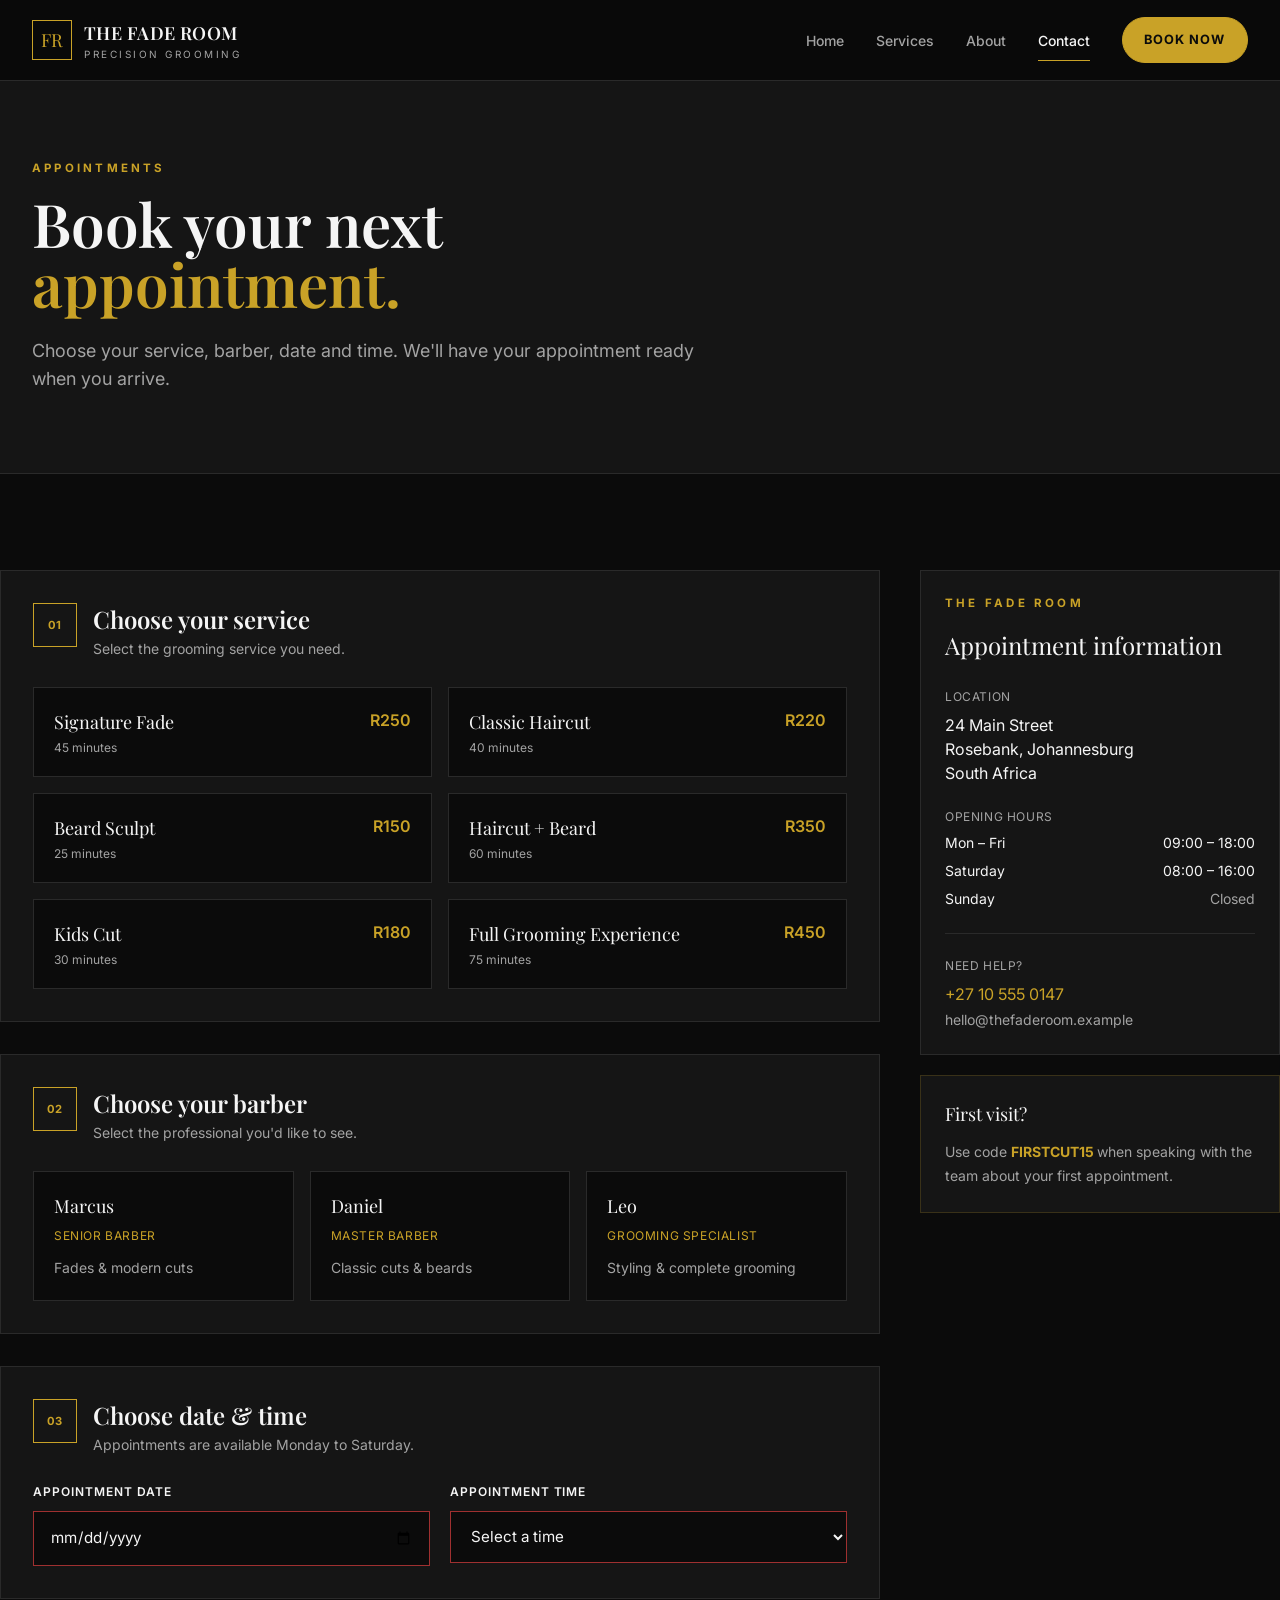
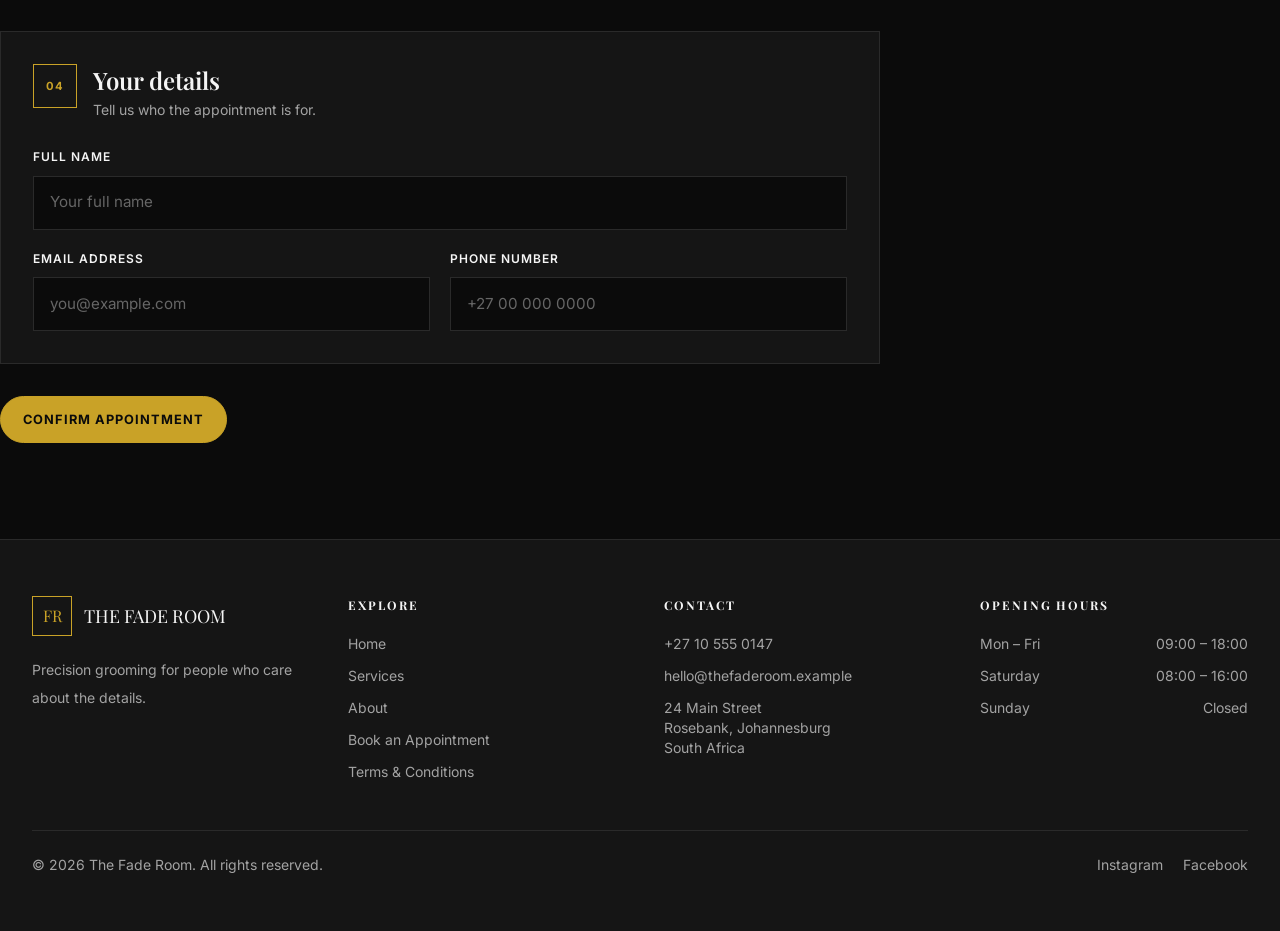
<file: booking.html>
<!doctype html>
<html lang="en">
  <head>
    <meta charset="UTF-8" />
    <meta name="viewport" content="width=device-width, initial-scale=1.0" />

    <title>Book an Appointment | The Fade Room</title>

    <meta
      name="description"
      content="Book your next haircut or grooming appointment at The Fade Room."
    />
    <link rel="preconnect" href="https://fonts.googleapis.com" />
    <link rel="preconnect" href="https://fonts.gstatic.com" crossorigin />

    <link
      href="https://fonts.googleapis.com/css2?family=Inter:wght@400;500;600;700&family=Playfair+Display:wght@500;600;700&display=swap"
      rel="stylesheet"
    />

    <link rel="stylesheet" href="assets/css/tailwind.css" />

    <link rel="stylesheet" href="assets/css/styles.css" />
  </head>

  <body class="bg-brand-black text-brand-white font-sans antialiased">
    <!-- =====================================================
         HEADER
    ====================================================== -->

    <header
      id="site-header"
      class="fixed left-0 right-0 top-0 z-50 border-b border-brand-border bg-brand-black/95 backdrop-blur-md"
    >
      <div class="mx-auto max-w-7xl px-5 sm:px-8">
        <div class="flex h-20 items-center justify-between">
          <!-- Logo -->

          <a
            href="index.html"
            class="flex items-center gap-3"
            aria-label="The Fade Room home"
          >
            <span
              class="flex h-10 w-10 items-center justify-center border border-brand-gold font-display text-lg text-brand-gold"
            >
              FR
            </span>

            <span>
              <span
                class="block font-display text-lg font-semibold tracking-wide"
              >
                THE FADE ROOM
              </span>

              <span
                class="hidden text-[10px] uppercase tracking-[0.25em] text-brand-muted sm:block"
              >
                Precision Grooming
              </span>
            </span>
          </a>

          <!-- Desktop Navigation -->

          <nav
            class="hidden items-center gap-8 lg:flex"
            aria-label="Main navigation"
          >
            <a href="index.html" class="nav-link"> Home </a>

            <a href="services.html" class="nav-link"> Services </a>

            <a href="about.html" class="nav-link"> About </a>

            <a href="booking.html" class="nav-link nav-link-active">
              Contact
            </a>

            <a href="booking.html" class="gold-button"> Book Now </a>
          </nav>

          <!-- Mobile Menu Button -->

          <button
            id="mobile-menu-button"
            type="button"
            class="flex h-11 w-11 items-center justify-center border border-brand-border lg:hidden"
            aria-label="Open navigation menu"
            aria-expanded="false"
            aria-controls="mobile-menu"
          >
            <span class="sr-only"> Open menu </span>

            <span class="space-y-1.5">
              <span class="block h-px w-6 bg-brand-white"></span>
              <span class="block h-px w-6 bg-brand-white"></span>
              <span class="block h-px w-6 bg-brand-white"></span>
            </span>
          </button>
        </div>

        <!-- Mobile Navigation -->

        <div
          id="mobile-menu"
          class="hidden border-t border-brand-border lg:hidden"
        >
          <nav class="flex flex-col py-5" aria-label="Mobile navigation">
            <a href="index.html" class="mobile-nav-link"> Home </a>

            <a href="services.html" class="mobile-nav-link"> Services </a>

            <a href="about.html" class="mobile-nav-link"> About </a>

            <a
              href="booking.html"
              class="mobile-nav-link mobile-nav-link-active"
            >
              Contact
            </a>

            <a href="booking.html" class="gold-button mt-4 text-center">
              Book Now
            </a>
          </nav>
        </div>
      </div>
    </header>

    <!-- =====================================================
         MAIN
    ====================================================== -->

    <main class="pt-20">
      <!-- =================================================
             PAGE HERO
        ================================================== -->

      <section class="border-b border-brand-border bg-brand-surface">
        <div class="mx-auto max-w-7xl px-5 py-16 sm:px-8 sm:py-20">
          <p class="eyebrow">Appointments</p>

          <h1
            class="mt-4 max-w-3xl font-display text-5xl font-semibold leading-tight sm:text-6xl"
          >
            Book your next
            <span class="text-brand-gold">appointment.</span>
          </h1>

          <p
            class="mt-6 max-w-2xl text-base leading-8 text-brand-muted sm:text-lg"
          >
            Choose your service, barber, date and time. We'll have your
            appointment ready when you arrive.
          </p>
        </div>
      </section>

      <!-- =================================================
             BOOKING SECTION
        ================================================== -->

      <section class="section-padding">
        <div class="mx-auto max-w-7xl">
          <div class="grid gap-10 lg:grid-cols-[1fr_360px]">
            <!-- =====================================
                         BOOKING FORM
                    ====================================== -->

            <div>
              <form id="booking-form" class="space-y-8" novalidate>
                <!-- =================================
                                 STEP 1 — SERVICE
                            ================================== -->

                <section class="booking-section">
                  <div class="booking-section-header">
                    <span class="booking-step"> 01 </span>

                    <div>
                      <h2 class="font-display text-2xl font-semibold">
                        Choose your service
                      </h2>

                      <p class="mt-1 text-sm text-brand-muted">
                        Select the grooming service you need.
                      </p>
                    </div>
                  </div>

                  <div class="mt-7 grid gap-4 sm:grid-cols-2">
                    <!-- Signature Fade -->

                    <label class="booking-option">
                      <input
                        type="radio"
                        name="service"
                        value="Signature Fade"
                        data-duration="45"
                        data-price="250"
                        required
                      />

                      <span class="booking-option-content">
                        <span class="flex items-start justify-between gap-4">
                          <span>
                            <span class="block font-display text-lg">
                              Signature Fade
                            </span>

                            <span class="mt-1 block text-xs text-brand-muted">
                              45 minutes
                            </span>
                          </span>

                          <span class="font-semibold text-brand-gold">
                            R250
                          </span>
                        </span>
                      </span>
                    </label>

                    <!-- Classic Haircut -->

                    <label class="booking-option">
                      <input
                        type="radio"
                        name="service"
                        value="Classic Haircut"
                        data-duration="40"
                        data-price="220"
                        required
                      />

                      <span class="booking-option-content">
                        <span class="flex items-start justify-between gap-4">
                          <span>
                            <span class="block font-display text-lg">
                              Classic Haircut
                            </span>

                            <span class="mt-1 block text-xs text-brand-muted">
                              40 minutes
                            </span>
                          </span>

                          <span class="font-semibold text-brand-gold">
                            R220
                          </span>
                        </span>
                      </span>
                    </label>

                    <!-- Beard Sculpt -->

                    <label class="booking-option">
                      <input
                        type="radio"
                        name="service"
                        value="Beard Sculpt"
                        data-duration="25"
                        data-price="150"
                        required
                      />

                      <span class="booking-option-content">
                        <span class="flex items-start justify-between gap-4">
                          <span>
                            <span class="block font-display text-lg">
                              Beard Sculpt
                            </span>

                            <span class="mt-1 block text-xs text-brand-muted">
                              25 minutes
                            </span>
                          </span>

                          <span class="font-semibold text-brand-gold">
                            R150
                          </span>
                        </span>
                      </span>
                    </label>

                    <!-- Haircut + Beard -->

                    <label class="booking-option">
                      <input
                        type="radio"
                        name="service"
                        value="Haircut + Beard"
                        data-duration="60"
                        data-price="350"
                        required
                      />

                      <span class="booking-option-content">
                        <span class="flex items-start justify-between gap-4">
                          <span>
                            <span class="block font-display text-lg">
                              Haircut + Beard
                            </span>

                            <span class="mt-1 block text-xs text-brand-muted">
                              60 minutes
                            </span>
                          </span>

                          <span class="font-semibold text-brand-gold">
                            R350
                          </span>
                        </span>
                      </span>
                    </label>

                    <!-- Kids Cut -->

                    <label class="booking-option">
                      <input
                        type="radio"
                        name="service"
                        value="Kids Cut"
                        data-duration="30"
                        data-price="180"
                        required
                      />

                      <span class="booking-option-content">
                        <span class="flex items-start justify-between gap-4">
                          <span>
                            <span class="block font-display text-lg">
                              Kids Cut
                            </span>

                            <span class="mt-1 block text-xs text-brand-muted">
                              30 minutes
                            </span>
                          </span>

                          <span class="font-semibold text-brand-gold">
                            R180
                          </span>
                        </span>
                      </span>
                    </label>

                    <!-- Full Grooming -->

                    <label class="booking-option">
                      <input
                        type="radio"
                        name="service"
                        value="Full Grooming Experience"
                        data-duration="75"
                        data-price="450"
                        required
                      />

                      <span class="booking-option-content">
                        <span class="flex items-start justify-between gap-4">
                          <span>
                            <span class="block font-display text-lg">
                              Full Grooming Experience
                            </span>

                            <span class="mt-1 block text-xs text-brand-muted">
                              75 minutes
                            </span>
                          </span>

                          <span class="font-semibold text-brand-gold">
                            R450
                          </span>
                        </span>
                      </span>
                    </label>
                  </div>
                </section>

                <!-- =================================
                                 STEP 2 — BARBER
                            ================================== -->

                <section class="booking-section">
                  <div class="booking-section-header">
                    <span class="booking-step"> 02 </span>

                    <div>
                      <h2 class="font-display text-2xl font-semibold">
                        Choose your barber
                      </h2>

                      <p class="mt-1 text-sm text-brand-muted">
                        Select the professional you'd like to see.
                      </p>
                    </div>
                  </div>

                  <div class="mt-7 grid gap-4 md:grid-cols-3">
                    <!-- Marcus -->

                    <label class="booking-option">
                      <input
                        type="radio"
                        name="barber"
                        value="Marcus"
                        required
                      />

                      <span class="booking-option-content">
                        <span class="block font-display text-lg"> Marcus </span>

                        <span
                          class="mt-2 block text-xs uppercase tracking-wider text-brand-gold"
                        >
                          Senior Barber
                        </span>

                        <span
                          class="mt-3 block text-sm leading-6 text-brand-muted"
                        >
                          Fades & modern cuts
                        </span>
                      </span>
                    </label>

                    <!-- Daniel -->

                    <label class="booking-option">
                      <input
                        type="radio"
                        name="barber"
                        value="Daniel"
                        required
                      />

                      <span class="booking-option-content">
                        <span class="block font-display text-lg"> Daniel </span>

                        <span
                          class="mt-2 block text-xs uppercase tracking-wider text-brand-gold"
                        >
                          Master Barber
                        </span>

                        <span
                          class="mt-3 block text-sm leading-6 text-brand-muted"
                        >
                          Classic cuts & beards
                        </span>
                      </span>
                    </label>

                    <!-- Leo -->

                    <label class="booking-option">
                      <input type="radio" name="barber" value="Leo" required />

                      <span class="booking-option-content">
                        <span class="block font-display text-lg"> Leo </span>

                        <span
                          class="mt-2 block text-xs uppercase tracking-wider text-brand-gold"
                        >
                          Grooming Specialist
                        </span>

                        <span
                          class="mt-3 block text-sm leading-6 text-brand-muted"
                        >
                          Styling & complete grooming
                        </span>
                      </span>
                    </label>
                  </div>
                </section>

                <!-- =================================
                                 STEP 3 — DATE & TIME
                            ================================== -->

                <section class="booking-section">
                  <div class="booking-section-header">
                    <span class="booking-step"> 03 </span>

                    <div>
                      <h2 class="font-display text-2xl font-semibold">
                        Choose date & time
                      </h2>

                      <p class="mt-1 text-sm text-brand-muted">
                        Appointments are available Monday to Saturday.
                      </p>
                    </div>
                  </div>

                  <div class="mt-7 grid gap-5 md:grid-cols-2">
                    <div>
                      <label for="booking-date" class="form-label">
                        Appointment date
                      </label>

                      <input
                        id="booking-date"
                        name="date"
                        type="date"
                        class="form-input"
                        required
                      />
                    </div>

                    <div>
                      <label for="booking-time" class="form-label">
                        Appointment time
                      </label>

                      <select
                        id="booking-time"
                        name="time"
                        class="form-input"
                        required
                      >
                        <option value="">Select a time</option>

                        <option value="09:00">09:00</option>

                        <option value="09:30">09:30</option>

                        <option value="10:00">10:00</option>

                        <option value="10:30">10:30</option>

                        <option value="11:00">11:00</option>

                        <option value="11:30">11:30</option>

                        <option value="12:00">12:00</option>

                        <option value="12:30">12:30</option>

                        <option value="13:00">13:00</option>

                        <option value="13:30">13:30</option>

                        <option value="14:00">14:00</option>

                        <option value="14:30">14:30</option>

                        <option value="15:00">15:00</option>

                        <option value="15:30">15:30</option>

                        <option value="16:00">16:00</option>

                        <option value="16:30">16:30</option>

                        <option value="17:00">17:00</option>

                        <option value="17:30">17:30</option>
                      </select>
                    </div>
                  </div>

                  <p
                    id="date-help"
                    class="mt-4 hidden text-sm text-red-400"
                  ></p>
                </section>

                <!-- =================================
                                 STEP 4 — CUSTOMER DETAILS
                            ================================== -->

                <section class="booking-section">
                  <div class="booking-section-header">
                    <span class="booking-step"> 04 </span>

                    <div>
                      <h2 class="font-display text-2xl font-semibold">
                        Your details
                      </h2>

                      <p class="mt-1 text-sm text-brand-muted">
                        Tell us who the appointment is for.
                      </p>
                    </div>
                  </div>

                  <div class="mt-7 grid gap-5 md:grid-cols-2">
                    <div class="md:col-span-2">
                      <label for="customer-name" class="form-label">
                        Full name
                      </label>

                      <input
                        id="customer-name"
                        name="customerName"
                        type="text"
                        class="form-input"
                        placeholder="Your full name"
                        autocomplete="name"
                        required
                      />
                    </div>

                    <div>
                      <label for="customer-email" class="form-label">
                        Email address
                      </label>

                      <input
                        id="customer-email"
                        name="customerEmail"
                        type="email"
                        class="form-input"
                        placeholder="you@example.com"
                        autocomplete="email"
                        required
                      />
                    </div>

                    <div>
                      <label for="customer-phone" class="form-label">
                        Phone number
                      </label>

                      <input
                        id="customer-phone"
                        name="customerPhone"
                        type="tel"
                        class="form-input"
                        placeholder="+27 00 000 0000"
                        autocomplete="tel"
                        required
                      />
                    </div>
                  </div>
                </section>

                <!-- =================================
                                 CONFIRMATION
                            ================================== -->

                <div
                  id="booking-error"
                  class="hidden border border-red-500/30 bg-red-500/5 p-5 text-sm leading-6 text-red-300"
                  role="alert"
                ></div>

                <button
                  type="submit"
                  class="gold-button w-full py-4 text-sm sm:w-auto"
                >
                  Confirm Appointment
                </button>
              </form>

              <!-- =====================================
                             SUCCESS PANEL
                        ====================================== -->

              <section
                id="booking-success"
                class="hidden border border-brand-gold/40 bg-brand-surface p-6 sm:p-10"
                aria-live="polite"
              >
                <div class="mx-auto max-w-2xl text-center">
                  <div
                    class="mx-auto flex h-16 w-16 items-center justify-center border border-brand-gold text-2xl text-brand-gold"
                    aria-hidden="true"
                  >
                    ✓
                  </div>

                  <p class="eyebrow mt-7">Appointment Confirmed</p>

                  <h2 class="mt-4 font-display text-4xl font-semibold">
                    You're booked.
                  </h2>

                  <p class="mt-5 leading-7 text-brand-muted">
                    Your appointment details are ready. Add the appointment to
                    your calendar so you don't miss it.
                  </p>

                  <!-- Appointment Summary -->

                  <div
                    id="confirmation-summary"
                    class="mt-8 border border-brand-border bg-brand-black p-6 text-left"
                  ></div>

                  <!-- Calendar Actions -->

                  <div class="mt-8 grid gap-4 sm:grid-cols-2">
                    <a
                      id="google-calendar-button"
                      href="#"
                      target="_blank"
                      rel="noopener noreferrer"
                      class="gold-button text-center"
                    >
                      Add to Google Calendar
                    </a>

                    <button
                      id="apple-calendar-button"
                      type="button"
                      class="border border-brand-border bg-brand-secondary px-5 py-3 text-sm font-semibold uppercase tracking-wider transition hover:border-brand-gold hover:text-brand-gold"
                    >
                      Download Apple Calendar Event
                    </button>
                  </div>

                  <button
                    id="new-booking-button"
                    type="button"
                    class="mt-6 text-sm text-brand-muted underline underline-offset-4 transition hover:text-brand-gold"
                  >
                    Make another booking
                  </button>
                </div>
              </section>
            </div>

            <!-- =====================================
                         BOOKING SIDEBAR
                    ====================================== -->

            <aside class="lg:sticky lg:top-28 lg:self-start">
              <div class="border border-brand-border bg-brand-surface p-6">
                <p class="eyebrow">The Fade Room</p>

                <h2 class="mt-4 font-display text-2xl">
                  Appointment information
                </h2>

                <div class="mt-7 space-y-6">
                  <div>
                    <p
                      class="text-xs uppercase tracking-wider text-brand-muted"
                    >
                      Location
                    </p>

                    <p class="mt-2 leading-6">
                      24 Main Street<br />
                      Rosebank, Johannesburg<br />
                      South Africa
                    </p>
                  </div>

                  <div>
                    <p
                      class="text-xs uppercase tracking-wider text-brand-muted"
                    >
                      Opening hours
                    </p>

                    <div class="mt-2 space-y-2 text-sm">
                      <p class="flex justify-between gap-5">
                        <span>Mon – Fri</span>
                        <span>09:00 – 18:00</span>
                      </p>

                      <p class="flex justify-between gap-5">
                        <span>Saturday</span>
                        <span>08:00 – 16:00</span>
                      </p>

                      <p class="flex justify-between gap-5">
                        <span>Sunday</span>
                        <span class="text-brand-muted"> Closed </span>
                      </p>
                    </div>
                  </div>

                  <div class="border-t border-brand-border pt-6">
                    <p
                      class="text-xs uppercase tracking-wider text-brand-muted"
                    >
                      Need help?
                    </p>

                    <a
                      href="tel:+27105550147"
                      class="mt-2 block text-brand-gold hover:text-brand-goldLight"
                    >
                      +27 10 555 0147
                    </a>

                    <a
                      href="mailto:hello@thefaderoom.example"
                      class="mt-1 block text-sm text-brand-muted hover:text-brand-gold"
                    >
                      hello@thefaderoom.example
                    </a>
                  </div>
                </div>
              </div>

              <!-- Booking note -->

              <div
                class="mt-5 border border-brand-gold/20 bg-brand-surface p-6"
              >
                <p class="font-display text-lg">First visit?</p>

                <p class="mt-3 text-sm leading-6 text-brand-muted">
                  Use code
                  <strong class="text-brand-gold"> FIRSTCUT15 </strong>
                  when speaking with the team about your first appointment.
                </p>
              </div>
            </aside>
          </div>
        </div>
      </section>
    </main>

    <!-- =====================================================
         FOOTER
    ====================================================== -->

    <footer class="border-t border-brand-border bg-brand-surface">
      <div class="mx-auto max-w-7xl px-5 py-14 sm:px-8">
        <div class="grid gap-12 md:grid-cols-2 lg:grid-cols-4">
          <!-- Brand -->

          <div>
            <a href="index.html" class="flex items-center gap-3">
              <span
                class="flex h-10 w-10 items-center justify-center border border-brand-gold font-display text-brand-gold"
              >
                FR
              </span>

              <span class="font-display text-lg"> THE FADE ROOM </span>
            </a>

            <p class="mt-5 max-w-xs text-sm leading-7 text-brand-muted">
              Precision grooming for people who care about the details.
            </p>
          </div>

          <!-- Navigation -->

          <div>
            <h3 class="footer-heading">Explore</h3>

            <nav class="mt-5 flex flex-col gap-3 text-sm">
              <a href="index.html" class="footer-link"> Home </a>

              <a href="services.html" class="footer-link"> Services </a>

              <a href="about.html" class="footer-link"> About </a>

              <a href="booking.html" class="footer-link">
                Book an Appointment
              </a>

              <a href="terms.html" class="footer-link"> Terms & Conditions </a>
            </nav>
          </div>

          <!-- Contact -->

          <div>
            <h3 class="footer-heading">Contact</h3>

            <div class="mt-5 space-y-3 text-sm text-brand-muted">
              <p>
                <a href="tel:+27105550147" class="footer-link">
                  +27 10 555 0147
                </a>
              </p>

              <p>
                <a href="mailto:hello@thefaderoom.example" class="footer-link">
                  hello@thefaderoom.example
                </a>
              </p>

              <p>
                24 Main Street<br />
                Rosebank, Johannesburg<br />
                South Africa
              </p>
            </div>
          </div>

          <!-- Hours -->

          <div>
            <h3 class="footer-heading">Opening Hours</h3>

            <div class="mt-5 space-y-3 text-sm text-brand-muted">
              <p class="flex justify-between gap-6">
                <span>Mon – Fri</span>
                <span>09:00 – 18:00</span>
              </p>

              <p class="flex justify-between gap-6">
                <span>Saturday</span>
                <span>08:00 – 16:00</span>
              </p>

              <p class="flex justify-between gap-6">
                <span>Sunday</span>
                <span>Closed</span>
              </p>
            </div>
          </div>
        </div>

        <div
          class="mt-12 flex flex-col gap-4 border-t border-brand-border pt-6 text-sm text-brand-muted sm:flex-row sm:items-center sm:justify-between"
        >
          <p>
            © <span data-current-year></span> The Fade Room. All rights
            reserved.
          </p>

          <div class="flex gap-5">
            <a
              href="https://www.instagram.com/"
              target="_blank"
              rel="noopener noreferrer"
              class="footer-link"
            >
              Instagram
            </a>

            <a
              href="https://www.facebook.com/"
              target="_blank"
              rel="noopener noreferrer"
              class="footer-link"
            >
              Facebook
            </a>
          </div>
        </div>
      </div>
    </footer>

    <script src="assets/js/main.js"></script>
  </body>
</html>
</file>
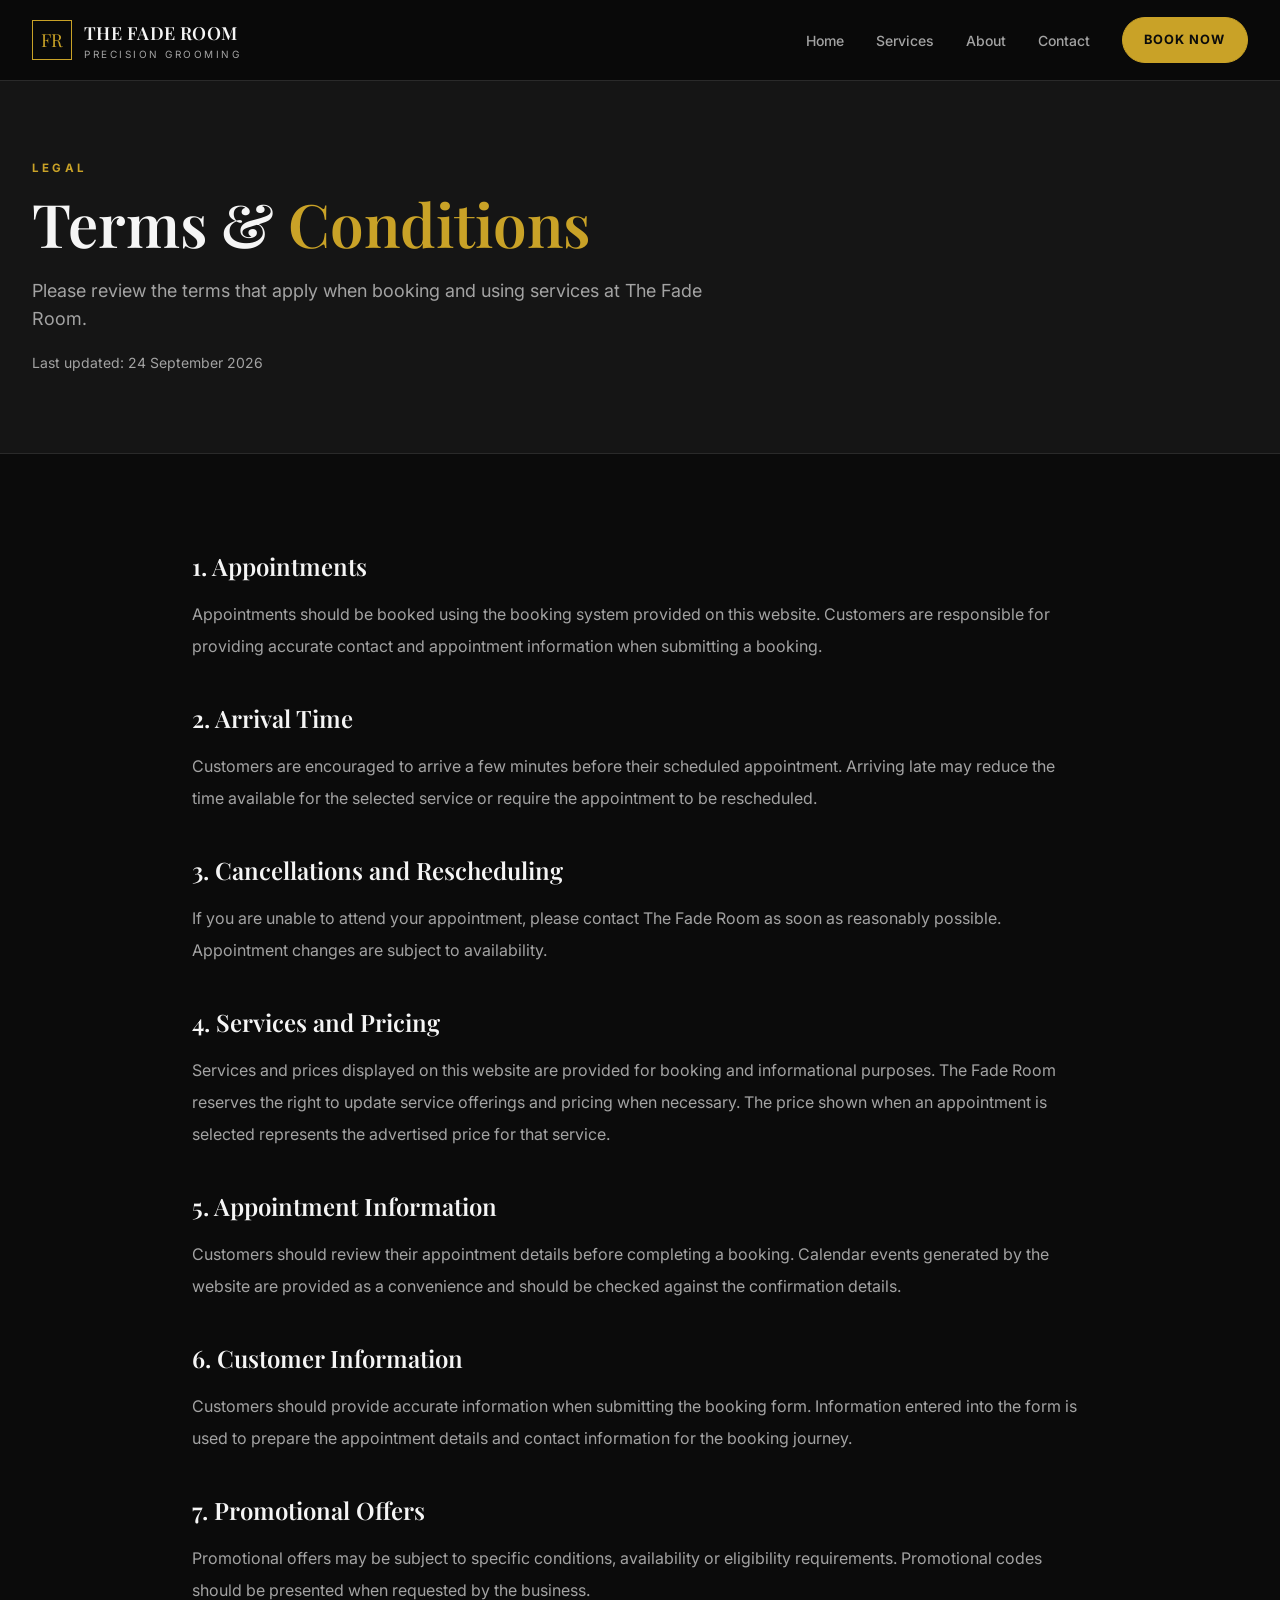
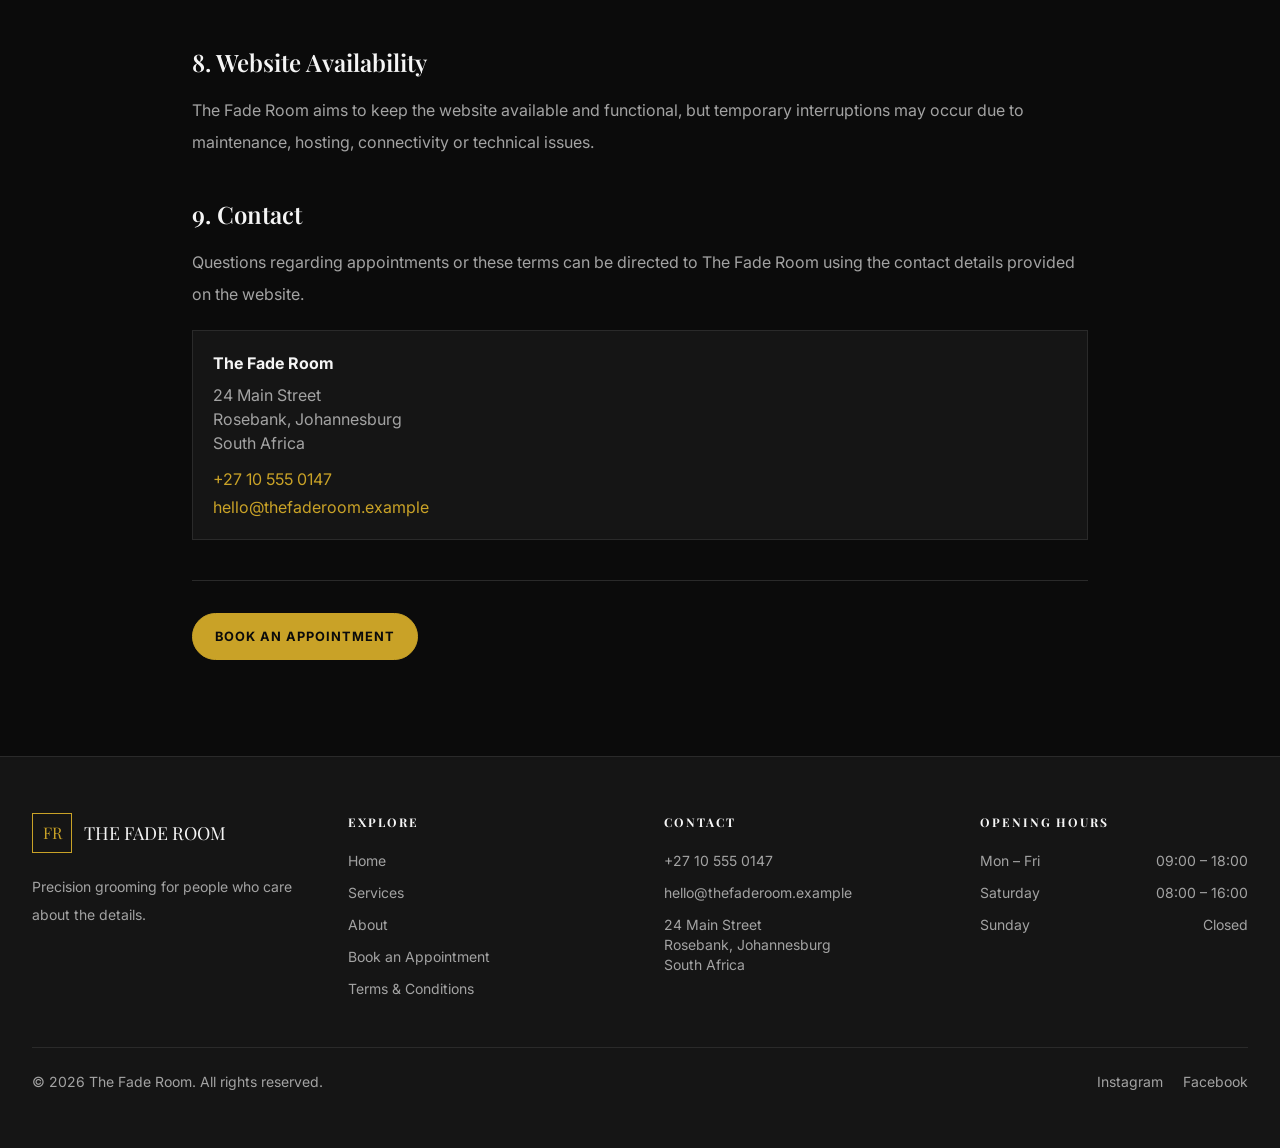
<file: terms.html>
<!doctype html>
<html lang="en">
  <head>
    <meta charset="UTF-8" />
    <meta name="viewport" content="width=device-width, initial-scale=1.0" />

    <title>Terms & Conditions | The Fade Room</title>

    <meta
      name="description"
      content="Terms and conditions for appointments and services at The Fade Room."
    />
    <link rel="preconnect" href="https://fonts.googleapis.com" />
    <link rel="preconnect" href="https://fonts.gstatic.com" crossorigin />

    <link
      href="https://fonts.googleapis.com/css2?family=Inter:wght@400;500;600;700&family=Playfair+Display:wght@500;600;700&display=swap"
      rel="stylesheet"
    />

    <link rel="stylesheet" href="assets/css/tailwind.css" />

    <link rel="stylesheet" href="assets/css/styles.css" />
  </head>

  <body class="bg-brand-black text-brand-white font-sans antialiased">
    <!-- =====================================================
         HEADER
    ====================================================== -->

    <header
      id="site-header"
      class="fixed left-0 right-0 top-0 z-50 border-b border-brand-border bg-brand-black/95 backdrop-blur-md"
    >
      <div class="mx-auto max-w-7xl px-5 sm:px-8">
        <div class="flex h-20 items-center justify-between">
          <!-- Logo -->

          <a
            href="index.html"
            class="flex items-center gap-3"
            aria-label="The Fade Room home"
          >
            <span
              class="flex h-10 w-10 items-center justify-center border border-brand-gold font-display text-lg text-brand-gold"
            >
              FR
            </span>

            <span>
              <span
                class="block font-display text-lg font-semibold tracking-wide"
              >
                THE FADE ROOM
              </span>

              <span
                class="hidden text-[10px] uppercase tracking-[0.25em] text-brand-muted sm:block"
              >
                Precision Grooming
              </span>
            </span>
          </a>

          <!-- Desktop Navigation -->

          <nav
            class="hidden items-center gap-8 lg:flex"
            aria-label="Main navigation"
          >
            <a href="index.html" class="nav-link"> Home </a>

            <a href="services.html" class="nav-link"> Services </a>

            <a href="about.html" class="nav-link"> About </a>

            <a href="booking.html" class="nav-link"> Contact </a>

            <a href="booking.html" class="gold-button"> Book Now </a>
          </nav>

          <!-- Mobile Menu Button -->

          <button
            id="mobile-menu-button"
            type="button"
            class="flex h-11 w-11 items-center justify-center border border-brand-border lg:hidden"
            aria-label="Open navigation menu"
            aria-expanded="false"
            aria-controls="mobile-menu"
          >
            <span class="sr-only"> Open menu </span>

            <span class="space-y-1.5">
              <span class="block h-px w-6 bg-brand-white"></span>
              <span class="block h-px w-6 bg-brand-white"></span>
              <span class="block h-px w-6 bg-brand-white"></span>
            </span>
          </button>
        </div>

        <!-- Mobile Navigation -->

        <div
          id="mobile-menu"
          class="hidden border-t border-brand-border lg:hidden"
        >
          <nav class="flex flex-col py-5" aria-label="Mobile navigation">
            <a href="index.html" class="mobile-nav-link"> Home </a>

            <a href="services.html" class="mobile-nav-link"> Services </a>

            <a href="about.html" class="mobile-nav-link"> About </a>

            <a href="booking.html" class="mobile-nav-link"> Contact </a>

            <a href="booking.html" class="gold-button mt-4 text-center">
              Book Now
            </a>
          </nav>
        </div>
      </div>
    </header>

    <!-- =====================================================
         MAIN
    ====================================================== -->

    <main class="pt-20">
      <!-- Page Header -->

      <section class="border-b border-brand-border bg-brand-surface">
        <div class="mx-auto max-w-7xl px-5 py-16 sm:px-8 sm:py-20">
          <p class="eyebrow">Legal</p>

          <h1
            class="mt-4 max-w-3xl font-display text-5xl font-semibold leading-tight sm:text-6xl"
          >
            Terms &
            <span class="text-brand-gold"> Conditions </span>
          </h1>

          <p
            class="mt-6 max-w-2xl text-base leading-8 text-brand-muted sm:text-lg"
          >
            Please review the terms that apply when booking and using services
            at The Fade Room.
          </p>

          <p class="mt-5 text-sm text-brand-muted">
            Last updated: 24 September 2026
          </p>
        </div>
      </section>

      <!-- Terms Content -->

      <section class="section-padding">
        <div class="mx-auto max-w-4xl">
          <div class="space-y-10">
            <!-- 1 -->

            <section>
              <h2 class="font-display text-2xl font-semibold">
                1. Appointments
              </h2>

              <p class="mt-4 leading-8 text-brand-muted">
                Appointments should be booked using the booking system provided
                on this website. Customers are responsible for providing
                accurate contact and appointment information when submitting a
                booking.
              </p>
            </section>

            <!-- 2 -->

            <section>
              <h2 class="font-display text-2xl font-semibold">
                2. Arrival Time
              </h2>

              <p class="mt-4 leading-8 text-brand-muted">
                Customers are encouraged to arrive a few minutes before their
                scheduled appointment. Arriving late may reduce the time
                available for the selected service or require the appointment to
                be rescheduled.
              </p>
            </section>

            <!-- 3 -->

            <section>
              <h2 class="font-display text-2xl font-semibold">
                3. Cancellations and Rescheduling
              </h2>

              <p class="mt-4 leading-8 text-brand-muted">
                If you are unable to attend your appointment, please contact The
                Fade Room as soon as reasonably possible. Appointment changes
                are subject to availability.
              </p>
            </section>

            <!-- 4 -->

            <section>
              <h2 class="font-display text-2xl font-semibold">
                4. Services and Pricing
              </h2>

              <p class="mt-4 leading-8 text-brand-muted">
                Services and prices displayed on this website are provided for
                booking and informational purposes. The Fade Room reserves the
                right to update service offerings and pricing when necessary.
                The price shown when an appointment is selected represents the
                advertised price for that service.
              </p>
            </section>

            <!-- 5 -->

            <section>
              <h2 class="font-display text-2xl font-semibold">
                5. Appointment Information
              </h2>

              <p class="mt-4 leading-8 text-brand-muted">
                Customers should review their appointment details before
                completing a booking. Calendar events generated by the website
                are provided as a convenience and should be checked against the
                confirmation details.
              </p>
            </section>

            <!-- 6 -->

            <section>
              <h2 class="font-display text-2xl font-semibold">
                6. Customer Information
              </h2>

              <p class="mt-4 leading-8 text-brand-muted">
                Customers should provide accurate information when submitting
                the booking form. Information entered into the form is used to
                prepare the appointment details and contact information for the
                booking journey.
              </p>
            </section>

            <!-- 7 -->

            <section>
              <h2 class="font-display text-2xl font-semibold">
                7. Promotional Offers
              </h2>

              <p class="mt-4 leading-8 text-brand-muted">
                Promotional offers may be subject to specific conditions,
                availability or eligibility requirements. Promotional codes
                should be presented when requested by the business.
              </p>
            </section>

            <!-- 8 -->

            <section>
              <h2 class="font-display text-2xl font-semibold">
                8. Website Availability
              </h2>

              <p class="mt-4 leading-8 text-brand-muted">
                The Fade Room aims to keep the website available and functional,
                but temporary interruptions may occur due to maintenance,
                hosting, connectivity or technical issues.
              </p>
            </section>

            <!-- 9 -->

            <section>
              <h2 class="font-display text-2xl font-semibold">9. Contact</h2>

              <p class="mt-4 leading-8 text-brand-muted">
                Questions regarding appointments or these terms can be directed
                to The Fade Room using the contact details provided on the
                website.
              </p>

              <div class="mt-5 border border-brand-border bg-brand-surface p-5">
                <p>
                  <strong> The Fade Room </strong>
                </p>

                <p class="mt-2 text-brand-muted">
                  24 Main Street<br />
                  Rosebank, Johannesburg<br />
                  South Africa
                </p>

                <p class="mt-3">
                  <a
                    href="tel:+27105550147"
                    class="text-brand-gold hover:text-brand-goldLight"
                  >
                    +27 10 555 0147
                  </a>
                </p>

                <p class="mt-1">
                  <a
                    href="mailto:hello@thefaderoom.example"
                    class="text-brand-gold hover:text-brand-goldLight"
                  >
                    hello@thefaderoom.example
                  </a>
                </p>
              </div>
            </section>

            <!-- Back to booking -->

            <div class="border-t border-brand-border pt-8">
              <a href="booking.html" class="gold-button inline-block">
                Book an Appointment
              </a>
            </div>
          </div>
        </div>
      </section>
    </main>

    <!-- =====================================================
         FOOTER
    ====================================================== -->

    <footer class="border-t border-brand-border bg-brand-surface">
      <div class="mx-auto max-w-7xl px-5 py-14 sm:px-8">
        <div class="grid gap-12 md:grid-cols-2 lg:grid-cols-4">
          <!-- Brand -->

          <div>
            <a href="index.html" class="flex items-center gap-3">
              <span
                class="flex h-10 w-10 items-center justify-center border border-brand-gold font-display text-brand-gold"
              >
                FR
              </span>

              <span class="font-display text-lg"> THE FADE ROOM </span>
            </a>

            <p class="mt-5 max-w-xs text-sm leading-7 text-brand-muted">
              Precision grooming for people who care about the details.
            </p>
          </div>

          <!-- Navigation -->

          <div>
            <h3 class="footer-heading">Explore</h3>

            <nav class="mt-5 flex flex-col gap-3 text-sm">
              <a href="index.html" class="footer-link"> Home </a>

              <a href="services.html" class="footer-link"> Services </a>

              <a href="about.html" class="footer-link"> About </a>

              <a href="booking.html" class="footer-link">
                Book an Appointment
              </a>

              <a href="terms.html" class="footer-link"> Terms & Conditions </a>
            </nav>
          </div>

          <!-- Contact -->

          <div>
            <h3 class="footer-heading">Contact</h3>

            <div class="mt-5 space-y-3 text-sm text-brand-muted">
              <p>
                <a href="tel:+27105550147" class="footer-link">
                  +27 10 555 0147
                </a>
              </p>

              <p>
                <a href="mailto:hello@thefaderoom.example" class="footer-link">
                  hello@thefaderoom.example
                </a>
              </p>

              <p>
                24 Main Street<br />
                Rosebank, Johannesburg<br />
                South Africa
              </p>
            </div>
          </div>

          <!-- Hours -->

          <div>
            <h3 class="footer-heading">Opening Hours</h3>

            <div class="mt-5 space-y-3 text-sm text-brand-muted">
              <p class="flex justify-between gap-6">
                <span>Mon – Fri</span>
                <span>09:00 – 18:00</span>
              </p>

              <p class="flex justify-between gap-6">
                <span>Saturday</span>
                <span>08:00 – 16:00</span>
              </p>

              <p class="flex justify-between gap-6">
                <span>Sunday</span>
                <span>Closed</span>
              </p>
            </div>
          </div>
        </div>

        <div
          class="mt-12 flex flex-col gap-4 border-t border-brand-border pt-6 text-sm text-brand-muted sm:flex-row sm:items-center sm:justify-between"
        >
          <p>
            © <span data-current-year></span> The Fade Room. All rights
            reserved.
          </p>

          <div class="flex gap-5">
            <a
              href="https://www.instagram.com/"
              target="_blank"
              rel="noopener noreferrer"
              class="footer-link"
            >
              Instagram
            </a>

            <a
              href="https://www.facebook.com/"
              target="_blank"
              rel="noopener noreferrer"
              class="footer-link"
            >
              Facebook
            </a>
          </div>
        </div>
      </div>
    </footer>

    <script src="assets/js/main.js"></script>
  </body>
</html>
</file>
<file: assets/css/styles.css>
:root {
  --color-black: #0b0b0b;
  --color-surface: #151515;
  --color-surface-light: #1f1f1f;
  --color-gold: #c9a227;
  --color-gold-light: #dfc15a;
  --color-white: #f5f5f5;
  --color-muted: #a3a3a3;
  --color-border: #2a2a2a;
}

html {
  scroll-behavior: smooth;
}

body {
  font-family: "Inter", sans-serif;
  background: var(--color-black);
  color: var(--color-white);
}

h1,
h2,
h3,
h4,
.font-display {
  font-family: "Playfair Display", serif;
}

::selection {
  background: var(--color-gold);
  color: var(--color-black);
}

.gold-text {
  color: var(--color-gold);
}

.gold-border {
  border-color: var(--color-gold);
}

.gold-button {
  display: inline-flex;
  align-items: center;
  justify-content: center;
  gap: 0.5rem;
  background: var(--color-gold);
  color: var(--color-black);
  font-weight: 700;
  padding: 0.9rem 1.5rem;
  border-radius: 9999px;
  transition: all 0.25s ease;
}

.gold-button:hover {
  background: var(--color-gold-light);
  transform: translateY(-2px);
}

.outline-button {
  display: inline-flex;
  align-items: center;
  justify-content: center;
  gap: 0.5rem;
  border: 1px solid var(--color-gold);
  color: var(--color-gold);
  font-weight: 600;
  padding: 0.85rem 1.5rem;
  border-radius: 9999px;
  transition: all 0.25s ease;
}

.outline-button:hover {
  background: var(--color-gold);
  color: var(--color-black);
}

.section-label {
  display: inline-flex;
  align-items: center;
  gap: 0.6rem;
  color: var(--color-gold);
  font-size: 0.75rem;
  font-weight: 700;
  letter-spacing: 0.18em;
  text-transform: uppercase;
}

.section-label::before {
  content: "";
  width: 28px;
  height: 1px;
  background: var(--color-gold);
}

.page-hero {
  min-height: 48vh;
  display: flex;
  align-items: center;
  background:
    linear-gradient(rgba(11, 11, 11, 0.72), rgba(11, 11, 11, 0.88)),
    url("https://images.unsplash.com/photo-1621605815971-fbc98d665033?auto=format&fit=crop&w=1800&q=85")
      center / cover;
}

.card-hover {
  transition:
    transform 0.25s ease,
    border-color 0.25s ease;
}

.card-hover:hover {
  transform: translateY(-5px);
  border-color: rgba(201, 162, 39, 0.6);
}

.modal-backdrop {
  background: rgba(0, 0, 0, 0.78);
  backdrop-filter: blur(8px);
}

.no-scroll {
  overflow: hidden;
}

.form-input,
.form-select {
  width: 100%;
  background: var(--color-surface);
  border: 1px solid var(--color-border);
  color: var(--color-white);
  border-radius: 0.75rem;
  padding: 0.9rem 1rem;
  outline: none;
  transition:
    border-color 0.2s ease,
    box-shadow 0.2s ease;
}

.form-input:focus,
.form-select:focus {
  border-color: var(--color-gold);
  box-shadow: 0 0 0 3px rgba(201, 162, 39, 0.12);
}

.form-select option {
  background: var(--color-surface);
  color: var(--color-white);
}

.form-label {
  display: block;
  margin-bottom: 0.5rem;
  font-size: 0.875rem;
  font-weight: 600;
  color: #d4d4d4;
}

.time-option {
  border: 1px solid var(--color-border);
  background: var(--color-surface);
  color: var(--color-white);
  border-radius: 0.75rem;
  padding: 0.75rem;
  font-weight: 600;
  transition: all 0.2s ease;
  cursor: pointer;
}

.time-option:hover,
.time-option.selected {
  border-color: var(--color-gold);
  background: rgba(201, 162, 39, 0.12);
  color: var(--color-gold);
}

.fade-up {
  animation: fadeUp 0.7s ease both;
}

@keyframes fadeUp {
  from {
    opacity: 0;
    transform: translateY(20px);
  }

  to {
    opacity: 1;
    transform: translateY(0);
  }
}

.hero-overlay {
  background: linear-gradient(
    90deg,
    rgba(11, 11, 11, 0.96) 0%,
    rgba(11, 11, 11, 0.78) 45%,
    rgba(11, 11, 11, 0.25) 100%
  );
}

@media (max-width: 768px) {
  .hero-overlay {
    background: linear-gradient(
      180deg,
      rgba(11, 11, 11, 0.78),
      rgba(11, 11, 11, 0.94)
    );
  }

  .page-hero {
    min-height: 42vh;
  }
}

/* =========================================================
   SERVICES & ABOUT PAGE COMPONENTS
========================================================= */

.nav-link {
  position: relative;
  color: #a3a3a3;
  font-size: 0.875rem;
  font-weight: 500;
  transition: color 200ms ease;
}

.nav-link:hover,
.nav-link-active {
  color: #f5f5f5;
}

.nav-link-active::after {
  position: absolute;
  bottom: -0.65rem;
  left: 0;
  width: 100%;
  height: 1px;
  background-color: #c9a227;
  content: "";
}

.mobile-nav-link {
  border-bottom: 1px solid #2a2a2a;
  padding: 1rem 0;
  color: #a3a3a3;
  font-size: 0.95rem;
  transition: color 200ms ease;
}

.mobile-nav-link:hover,
.mobile-nav-link-active {
  color: #c9a227;
}

.gold-button {
  display: inline-flex;
  align-items: center;
  justify-content: center;
  border: 1px solid #c9a227;
  background-color: #c9a227;
  padding: 0.8rem 1.35rem;
  color: #0b0b0b;
  font-size: 0.8rem;
  font-weight: 700;
  letter-spacing: 0.08em;
  text-transform: uppercase;
  transition:
    background-color 200ms ease,
    border-color 200ms ease,
    color 200ms ease;
}

.gold-button:hover {
  border-color: #dfc15a;
  background-color: #dfc15a;
}

.section-padding {
  padding-top: 6rem;
  padding-bottom: 6rem;
}

.eyebrow {
  color: #c9a227;
  font-size: 0.72rem;
  font-weight: 700;
  letter-spacing: 0.28em;
  text-transform: uppercase;
}

.section-title {
  font-family: "Playfair Display", serif;
  font-size: clamp(2.25rem, 5vw, 3.75rem);
  font-weight: 600;
  line-height: 1.1;
}

.service-card {
  border: 1px solid #2a2a2a;
  background-color: #151515;
  padding: 2rem;
  transition:
    border-color 200ms ease,
    transform 200ms ease;
}

.service-card:hover {
  border-color: rgba(201, 162, 39, 0.55);
  transform: translateY(-4px);
}

.featured-service {
  border-color: rgba(201, 162, 39, 0.5);
}

.service-number {
  color: #c9a227;
  font-size: 0.7rem;
  font-weight: 700;
  letter-spacing: 0.2em;
}

.service-price {
  color: #dfc15a;
  font-family: "Playfair Display", serif;
  font-size: 1.45rem;
  font-weight: 600;
  white-space: nowrap;
}

.service-meta {
  display: flex;
  flex-wrap: wrap;
  gap: 0.75rem;
  margin-top: 1.5rem;
  padding-top: 1.25rem;
  border-top: 1px solid #2a2a2a;
  color: #a3a3a3;
  font-size: 0.72rem;
  text-transform: uppercase;
  letter-spacing: 0.08em;
}

.service-meta span + span {
  border-left: 1px solid #2a2a2a;
  padding-left: 0.75rem;
}

.service-link {
  display: inline-flex;
  align-items: center;
  gap: 0.65rem;
  margin-top: 1.75rem;
  color: #c9a227;
  font-size: 0.75rem;
  font-weight: 700;
  letter-spacing: 0.08em;
  text-transform: uppercase;
  transition:
    color 200ms ease,
    gap 200ms ease;
}

.service-link:hover {
  color: #dfc15a;
  gap: 0.9rem;
}

.feature-box {
  border: 1px solid #2a2a2a;
  background-color: #0b0b0b;
  padding: 1.75rem;
}

.feature-icon {
  display: inline-flex;
  align-items: center;
  justify-content: center;
  width: 2.5rem;
  height: 2.5rem;
  border: 1px solid #c9a227;
  color: #c9a227;
  font-size: 0.7rem;
  font-weight: 700;
}

.footer-heading {
  color: #f5f5f5;
  font-size: 0.75rem;
  font-weight: 700;
  letter-spacing: 0.16em;
  text-transform: uppercase;
}

.footer-link {
  color: #a3a3a3;
  transition: color 200ms ease;
}

.footer-link:hover {
  color: #c9a227;
}

/* =========================================================
   RESPONSIVE ADJUSTMENTS
========================================================= */

@media (max-width: 640px) {
  .section-padding {
    padding-top: 4.5rem;
    padding-bottom: 4.5rem;
  }

  .service-card {
    padding: 1.5rem;
  }
}

/* =========================================================
   BOOKING PAGE
========================================================= */

.booking-section {
  border: 1px solid #2a2a2a;
  background-color: #151515;
  padding: 1.5rem;
}

@media (min-width: 640px) {
  .booking-section {
    padding: 2rem;
  }
}

.booking-section-header {
  display: flex;
  align-items: flex-start;
  gap: 1rem;
}

.booking-step {
  display: flex;
  flex-shrink: 0;
  align-items: center;
  justify-content: center;
  width: 2.75rem;
  height: 2.75rem;
  border: 1px solid #c9a227;
  color: #c9a227;
  font-size: 0.7rem;
  font-weight: 700;
  letter-spacing: 0.08em;
}

.booking-option {
  position: relative;
  display: block;
  cursor: pointer;
}

.booking-option input {
  position: absolute;
  width: 1px;
  height: 1px;
  opacity: 0;
}

.booking-option-content {
  display: block;
  height: 100%;
  border: 1px solid #2a2a2a;
  background-color: #0b0b0b;
  padding: 1.25rem;
  transition:
    border-color 200ms ease,
    background-color 200ms ease,
    transform 200ms ease;
}

.booking-option:hover .booking-option-content {
  border-color: rgba(201, 162, 39, 0.55);
}

.booking-option input:checked + .booking-option-content {
  border-color: #c9a227;
  background-color: rgba(201, 162, 39, 0.07);
}

.booking-option input:focus-visible + .booking-option-content {
  outline: 2px solid #dfc15a;
  outline-offset: 3px;
}

.form-label {
  display: block;
  margin-bottom: 0.6rem;
  color: #f5f5f5;
  font-size: 0.75rem;
  font-weight: 600;
  letter-spacing: 0.08em;
  text-transform: uppercase;
}

.form-input {
  width: 100%;
  border: 1px solid #2a2a2a;
  background-color: #0b0b0b;
  padding: 0.9rem 1rem;
  color: #f5f5f5;
  font-family: inherit;
  font-size: 0.95rem;
  outline: none;
  transition:
    border-color 200ms ease,
    box-shadow 200ms ease;
}

.form-input::placeholder {
  color: #666666;
}

.form-input:focus {
  border-color: #c9a227;
  box-shadow: 0 0 0 2px rgba(201, 162, 39, 0.1);
}

.form-input:invalid:not(:placeholder-shown) {
  border-color: rgba(239, 68, 68, 0.65);
}

.booking-option-content,
.form-input {
  border-radius: 0;
}

#booking-success {
  scroll-margin-top: 7rem;
}
</file>
